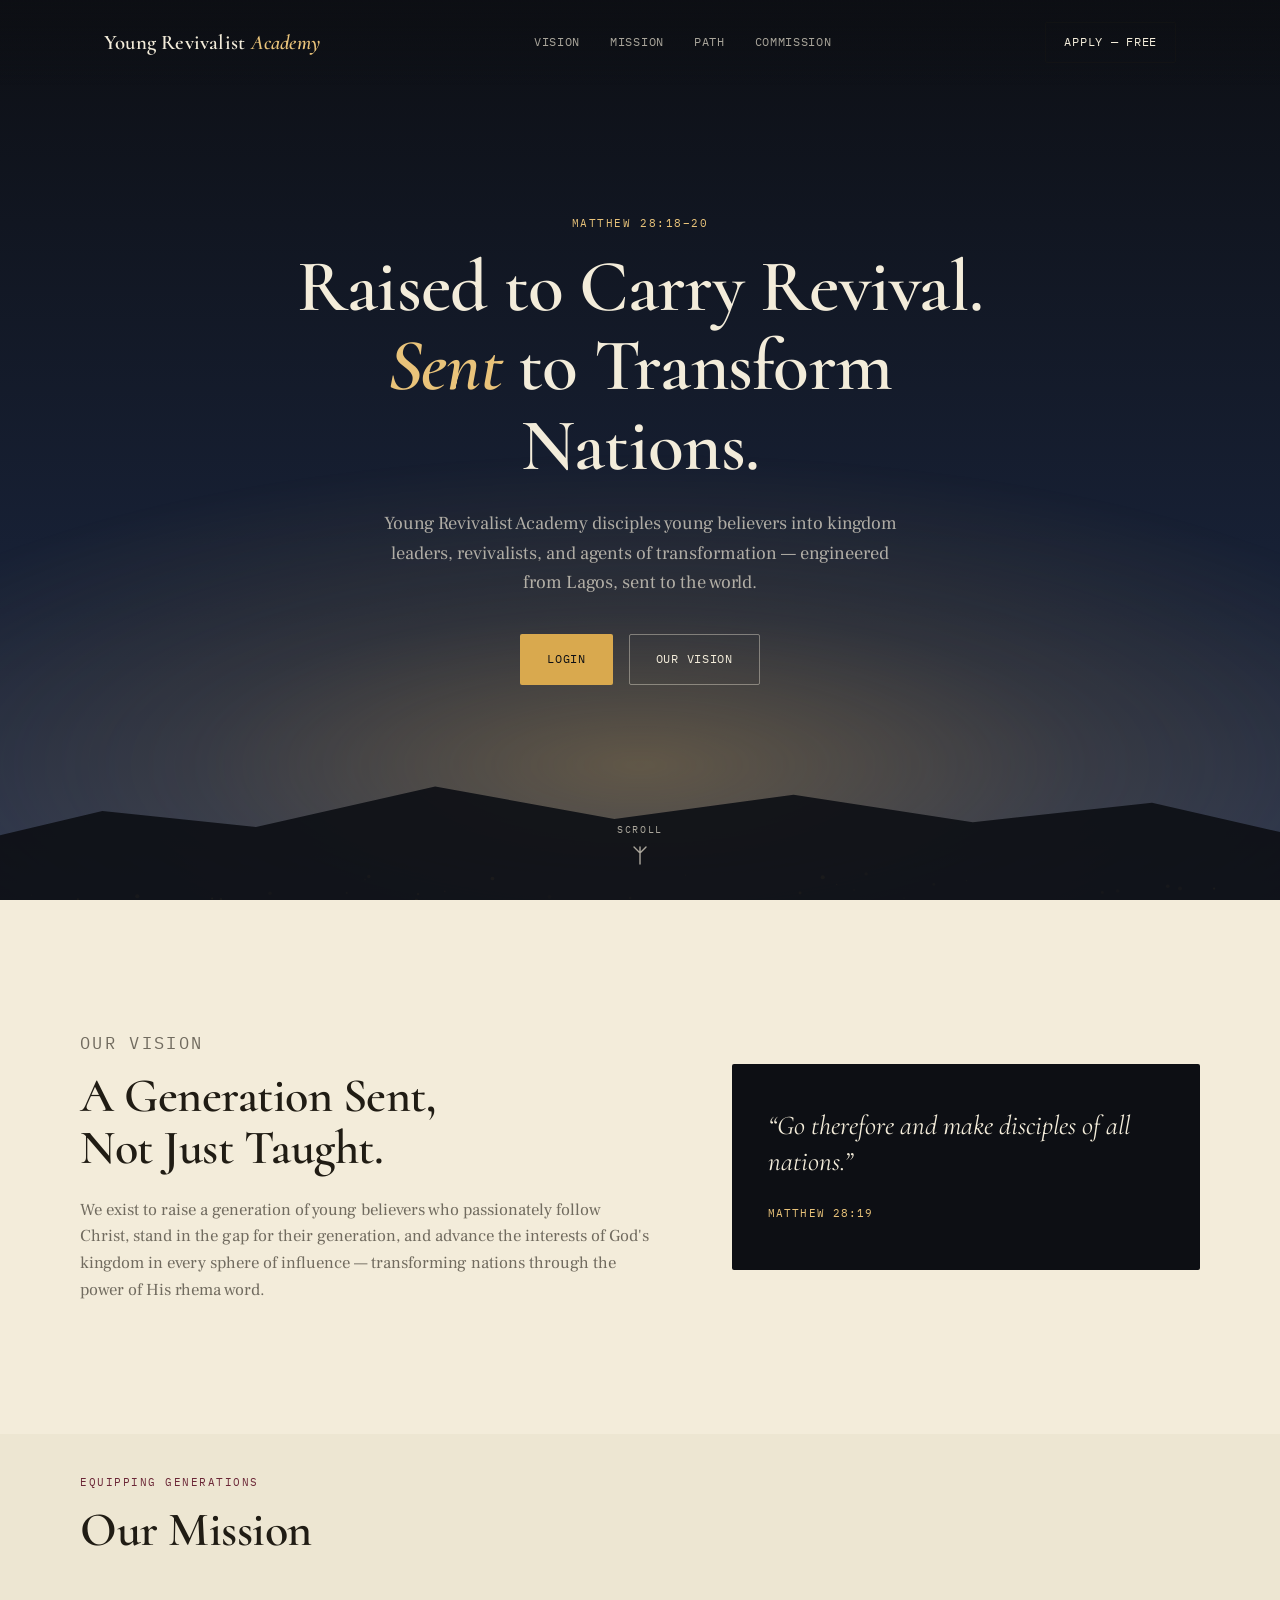
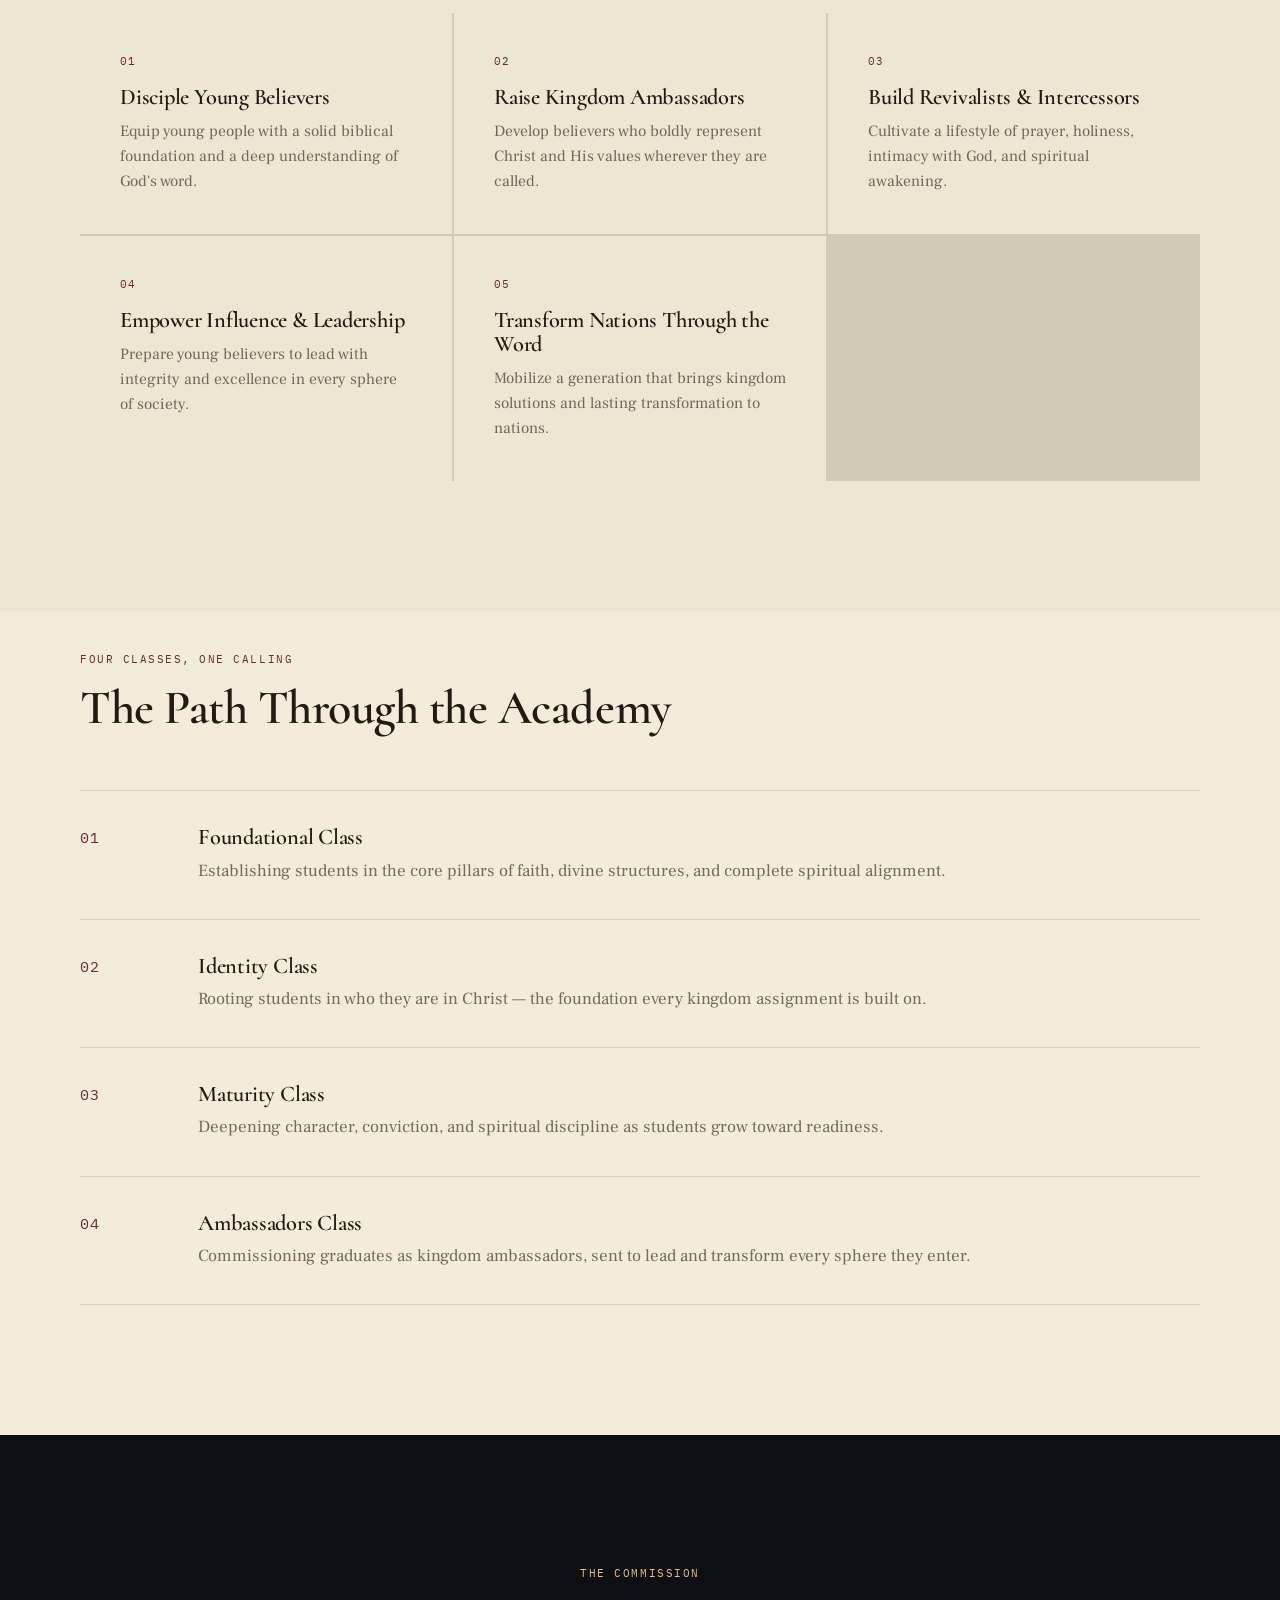
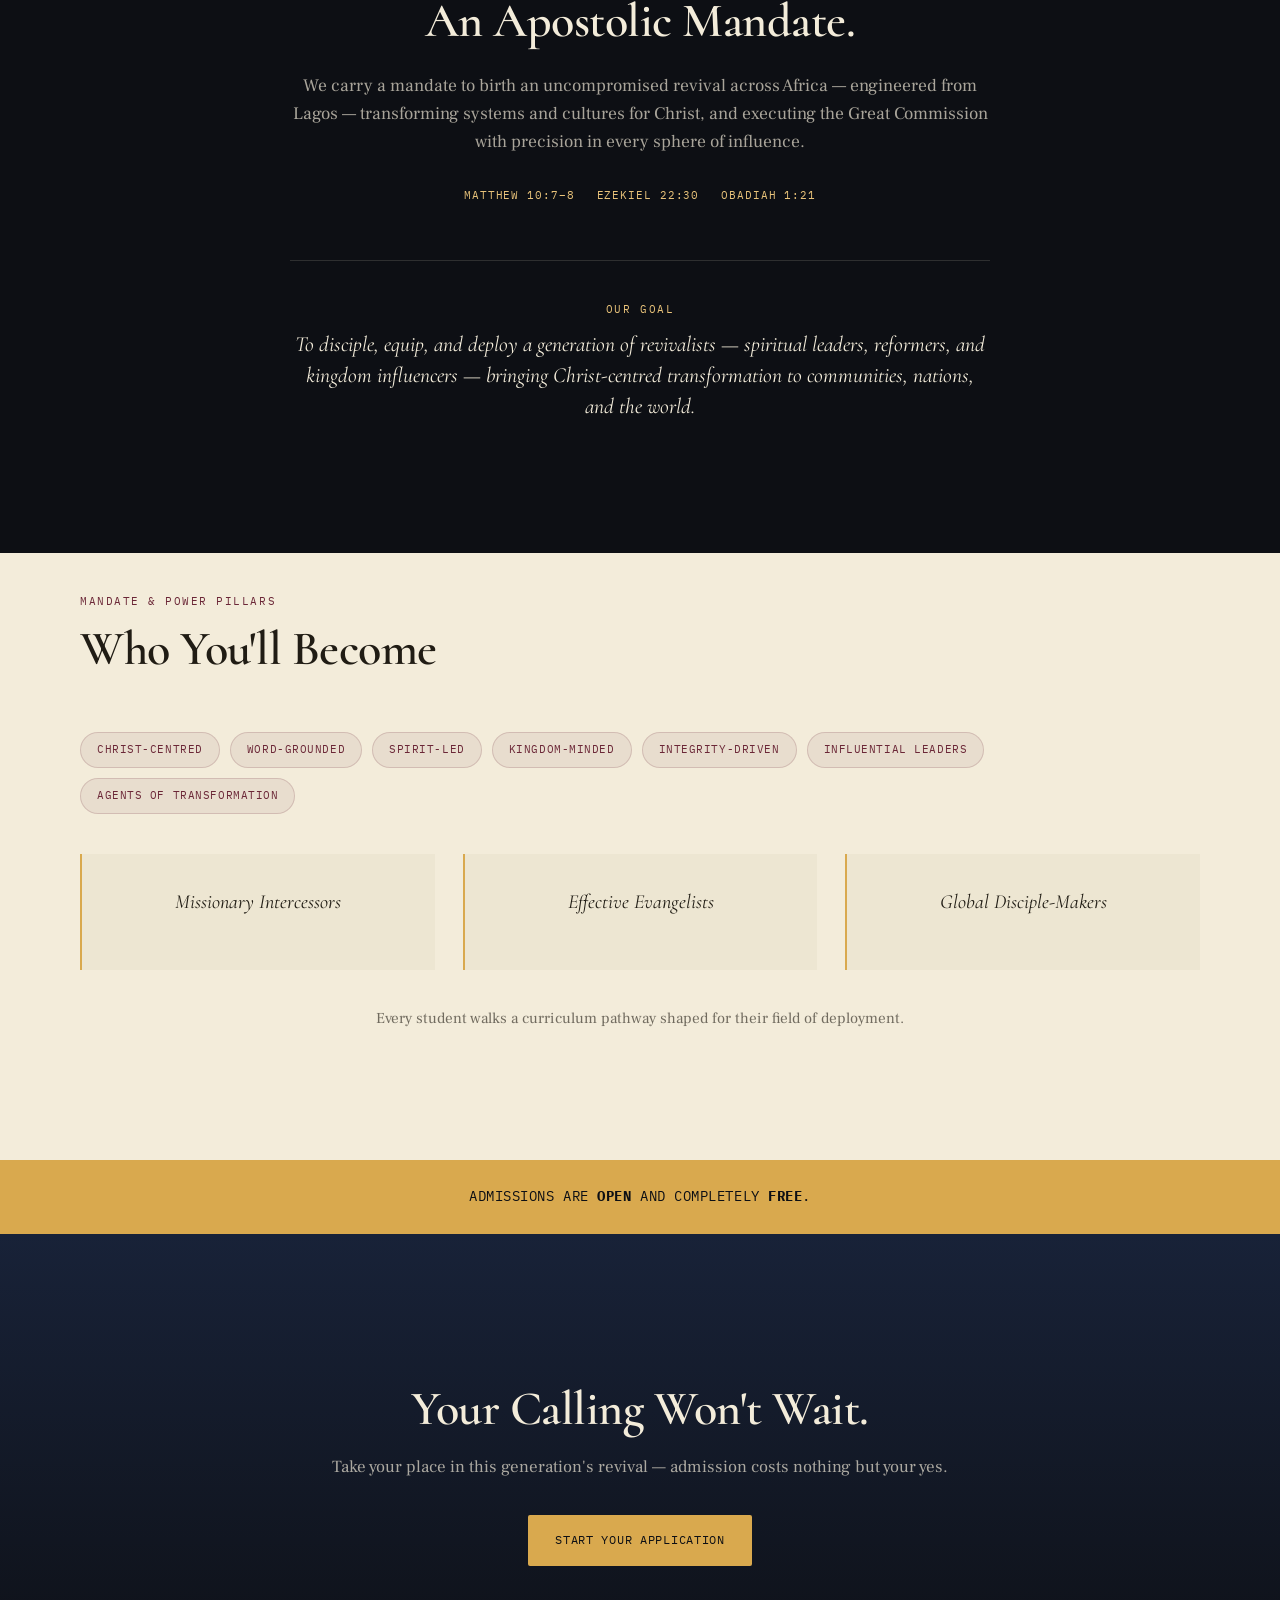
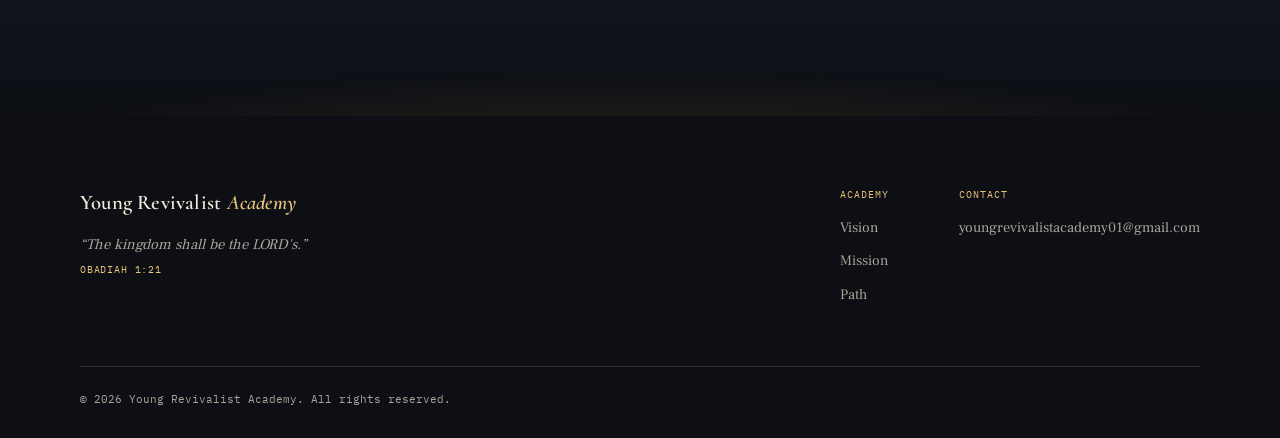
<file: index.html>
<!DOCTYPE html>
<html lang="en">
<head>
<meta charset="UTF-8">
<meta name="viewport" content="width=device-width, initial-scale=1.0">
<title>Young Revivalist Academy — Raised to Carry Revival</title>
<meta name="description" content="Young Revivalist Academy disciples young believers into kingdom leaders, revivalists, and agents of transformation. Admissions are open and free.">
<link rel="preconnect" href="https://fonts.googleapis.com">
<link rel="preconnect" href="https://fonts.gstatic.com" crossorigin>
<link href="https://fonts.googleapis.com/css2?family=Cormorant:ital,wght@0,500;0,600;1,500;1,600&family=Frank+Ruhl+Libre:wght@400;500;600&family=IBM+Plex+Mono:wght@500&display=swap" rel="stylesheet">
<link rel="stylesheet" href="Styles.css">
</head>
<body>

  <a class="skip-link" href="#main">Skip to content</a>

  <header class="site-header" id="siteHeader">
    <div class="header-inner">
      <a href="#" class="wordmark">Young Revivalist <span>Academy</span></a>
      <nav class="main-nav" aria-label="Primary">
        <a href="#vision">Vision</a>
        <a href="#mission">Mission</a>
        <a href="#path">Path</a>
        <a href="#commission">Commission</a>
      </nav>
      <a href="#admissions" class="btn btn-ghost nav-cta">Apply — Free</a>
      <button class="nav-toggle" id="navToggle" aria-label="Open menu" aria-expanded="false">
        <span></span><span></span><span></span>
      </button>
    </div>
    <nav class="mobile-nav" id="mobileNav" aria-label="Mobile">
      <a href="#vision">Vision</a>
      <a href="#mission">Mission</a>
      <a href="#path">Path</a>
      <a href="#commission">Commission</a>
    </nav>
  </header>

  <main id="main">

    <!-- HERO -->
    <section class="hero">
      <div class="hero-sky" aria-hidden="true">
        <canvas id="emberCanvas"></canvas>
        <div class="hero-glow"></div>
        <div class="hero-horizon"></div>
      </div>
      <div class="hero-content">
        <p class="eyebrow">Matthew 28:18&ndash;20</p>
        <h1 class="hero-title">
          <span class="reveal-line">Raised to Carry Revival.</span>
          <span class="reveal-line"><em>Sent</em> to Transform Nations.</span>
        </h1>
        <p class="hero-sub">Young Revivalist Academy disciples young believers into kingdom leaders, revivalists, and agents of transformation &mdash; engineered from Lagos, sent to the world.</p>
        <div class="hero-actions">
          <a href="Login.html" class="btn btn-primary">LOGIN</a>
          <a href="#vision" class="btn btn-outline">Our Vision</a>
        </div>
      </div>
      <a href="#vision" class="scroll-cue">
        <span>Scroll</span>
        <svg width="14" height="20" viewBox="0 0 14 20" fill="none" aria-hidden="true"><path d="M1 1l6 6 6-6M7 1v17" stroke="currentColor" stroke-width="1.4" stroke-linecap="round" stroke-linejoin="round"/></svg>
      </a>
    </section>

    <!-- VISION -->
    <section class="mission" id="vision">
      <div class="mission-inner reveal-on-scroll">
        <div class="mission-text">
          <p class="eyebrow eyebrow-dark">Our Vision</p>
          <h2>A Generation Sent,<br>Not Just Taught.</h2>
          <p>We exist to raise a generation of young believers who passionately follow Christ, stand in the gap for their generation, and advance the interests of God's kingdom in every sphere of influence &mdash; transforming nations through the power of His rhema word.</p>
        </div>
        <blockquote class="verse-card">
          <p>&ldquo;Go therefore and make disciples of all nations.&rdquo;</p>
          <cite>Matthew 28:19</cite>
        </blockquote>
      </div>
    </section>

    <!-- MISSION PILLARS -->
    <section class="programs" id="mission">
      <div class="section-head reveal-on-scroll">
        <p class="eyebrow eyebrow-dark">Equipping Generations</p>
        <h2>Our Mission</h2>
      </div>
      <div class="track-list track-list-5">
        <article class="track reveal-on-scroll">
          <span class="track-num">01</span>
          <h3>Disciple Young Believers</h3>
          <p>Equip young people with a solid biblical foundation and a deep understanding of God's word.</p>
        </article>
        <article class="track reveal-on-scroll">
          <span class="track-num">02</span>
          <h3>Raise Kingdom Ambassadors</h3>
          <p>Develop believers who boldly represent Christ and His values wherever they are called.</p>
        </article>
        <article class="track reveal-on-scroll">
          <span class="track-num">03</span>
          <h3>Build Revivalists &amp; Intercessors</h3>
          <p>Cultivate a lifestyle of prayer, holiness, intimacy with God, and spiritual awakening.</p>
        </article>
        <article class="track reveal-on-scroll">
          <span class="track-num">04</span>
          <h3>Empower Influence &amp; Leadership</h3>
          <p>Prepare young believers to lead with integrity and excellence in every sphere of society.</p>
        </article>
        <article class="track reveal-on-scroll">
          <span class="track-num">05</span>
          <h3>Transform Nations Through the Word</h3>
          <p>Mobilize a generation that brings kingdom solutions and lasting transformation to nations.</p>
        </article>
      </div>
    </section>

    <!-- PATH: the real 4 classes -->
    <section class="path" id="path">
      <div class="section-head reveal-on-scroll">
        <p class="eyebrow eyebrow-dark">Four Classes, One Calling</p>
        <h2>The Path Through the Academy</h2>
      </div>
      <ol class="path-list">
        <li class="path-step reveal-on-scroll">
          <span class="path-num">01</span>
          <div>
            <h3>Foundational Class</h3>
            <p>Establishing students in the core pillars of faith, divine structures, and complete spiritual alignment.</p>
          </div>
        </li>
        <li class="path-step reveal-on-scroll">
          <span class="path-num">02</span>
          <div>
            <h3>Identity Class</h3>
            <p>Rooting students in who they are in Christ &mdash; the foundation every kingdom assignment is built on.</p>
          </div>
        </li>
        <li class="path-step reveal-on-scroll">
          <span class="path-num">03</span>
          <div>
            <h3>Maturity Class</h3>
            <p>Deepening character, conviction, and spiritual discipline as students grow toward readiness.</p>
          </div>
        </li>
        <li class="path-step reveal-on-scroll">
          <span class="path-num">04</span>
          <div>
            <h3>Ambassadors Class</h3>
            <p>Commissioning graduates as kingdom ambassadors, sent to lead and transform every sphere they enter.</p>
          </div>
        </li>
      </ol>
    </section>

    <!-- COMMISSION + GOAL -->
    <section class="commission" id="commission">
      <div class="commission-inner reveal-on-scroll">
        <p class="eyebrow">The Commission</p>
        <h2>An Apostolic Mandate.</h2>
        <p class="commission-body">We carry a mandate to birth an uncompromised revival across Africa &mdash; engineered from Lagos &mdash; transforming systems and cultures for Christ, and executing the Great Commission with precision in every sphere of influence.</p>
        <div class="scripture-row">
          <span>Matthew 10:7&ndash;8</span>
          <span>Ezekiel 22:30</span>
          <span>Obadiah 1:21</span>
        </div>
        <div class="goal-block">
          <p class="eyebrow eyebrow-tight">Our Goal</p>
          <p>To disciple, equip, and deploy a generation of revivalists &mdash; spiritual leaders, reformers, and kingdom influencers &mdash; bringing Christ-centred transformation to communities, nations, and the world.</p>
        </div>
      </div>
    </section>

    <!-- WHO YOU'LL BECOME -->
    <section class="stories" id="become">
      <div class="section-head reveal-on-scroll">
        <p class="eyebrow eyebrow-dark">Mandate &amp; Power Pillars</p>
        <h2>Who You'll Become</h2>
      </div>
      <div class="traits-row reveal-on-scroll">
        <span class="trait-chip">Christ-Centred</span>
        <span class="trait-chip">Word-Grounded</span>
        <span class="trait-chip">Spirit-Led</span>
        <span class="trait-chip">Kingdom-Minded</span>
        <span class="trait-chip">Integrity-Driven</span>
        <span class="trait-chip">Influential Leaders</span>
        <span class="trait-chip">Agents of Transformation</span>
      </div>
      <div class="story-list">
        <div class="story-card reveal-on-scroll">
          <p class="role-title">Missionary Intercessors</p>
        </div>
        <div class="story-card reveal-on-scroll">
          <p class="role-title">Effective Evangelists</p>
        </div>
        <div class="story-card reveal-on-scroll">
          <p class="role-title">Global Disciple-Makers</p>
        </div>
      </div>
      <p class="training-note reveal-on-scroll">Every student walks a curriculum pathway shaped for their field of deployment.</p>
    </section>

    <!-- ADMISSIONS BAND -->
    <section class="admissions-band reveal-on-scroll">
      <p>Admissions are <strong>open</strong> and completely <strong>free</strong>.</p>
    </section>

    <!-- FINAL CTA -->
    <section class="cta-final" id="admissions">
      <div class="hero-sky cta-sky" aria-hidden="true">
        <div class="hero-glow"></div>
      </div>
      <div class="cta-content reveal-on-scroll">
        <h2>Your Calling Won't Wait.</h2>
        <p>Take your place in this generation's revival &mdash; admission costs nothing but your yes.</p>
        <a href="mailto:admissions@youngrevivalist.edu" class="btn btn-primary">Start Your Application</a>
      </div>
    </section>

  </main>

  <footer class="site-footer">
    <div class="footer-inner">
      <div class="footer-brand">
        <p class="wordmark">Young Revivalist <span>Academy</span></p>
        <p class="footer-verse">&ldquo;The kingdom shall be the LORD's.&rdquo; <cite>Obadiah 1:21</cite></p>
      </div>
      <div class="footer-links">
        <div>
          <p class="footer-heading">Academy</p>
          <a href="#vision">Vision</a>
          <a href="#mission">Mission</a>
          <a href="#path">Path</a>
        </div>
        <div>
          <p class="footer-heading">Contact</p>
          <a href="mailto:youngrevivalistacademy01@gmail.com">youngrevivalistacademy01@gmail.com</a>
        </div>
      </div>
    </div>
    <div class="footer-bottom">
      <p>&copy; 2026 Young Revivalist Academy. All rights reserved.</p>
    </div>
  </footer>

  <script src="script.js"></script>
</body>
</html>
</file>
<file: Styles.css>
/* ---------- tokens ---------- */
:root {
  --ink: #0d0f14;
  --indigo: #182238;
  --parchment: #f3ecda;
  --paper: #ede6d2;
  --stone-ink: #201c14;
  --gold: #d9a94e;
  --gold-bright: #e9c37a;
  --wine: #6b2737;

  --text-on-dark: #f3ecda;
  --text-on-dark-muted: rgba(243, 236, 218, 0.68);
  --text-on-light: #201c14;
  --text-on-light-muted: rgba(32, 28, 20, 0.62);

  --font-display: 'Cormorant', serif;
  --font-body: 'Frank Ruhl Libre', serif;
  --font-mono: 'IBM Plex Mono', monospace;

  --container: 1120px;
}

* { box-sizing: border-box; }

html { scroll-behavior: smooth; }

body {
  margin: 0;
  background: var(--parchment);
  color: var(--text-on-light);
  font-family: var(--font-body);
  font-size: 17px;
  line-height: 1.6;
  -webkit-font-smoothing: antialiased;
}

h1, h2, h3 {
  font-family: var(--font-display);
  font-weight: 600;
  line-height: 1.08;
  margin: 0;
  letter-spacing: -0.01em;
}

h2 { font-size: clamp(2rem, 4vw, 3rem); }
h3 { font-size: 1.4rem; font-weight: 600; }

p { margin: 0 0 1em; }
p:last-child { margin-bottom: 0; }

a { color: inherit; }

.skip-link {
  position: absolute;
  left: -999px;
  top: 0;
  background: var(--gold);
  color: var(--ink);
  padding: 10px 16px;
  z-index: 100;
}
.skip-link:focus { left: 12px; top: 12px; }

:focus-visible {
  outline: 2px solid var(--gold);
  outline-offset: 3px;
}

.eyebrow {
  font-family: var(--font-mono);
  font-size: 0.68rem;
  letter-spacing: 0.14em;
  text-transform: uppercase;
  color: var(--gold-bright);
  margin: 0 0 14px;
}
.eyebrow-dark { color: var(--wine); }

/* ---------- buttons ---------- */

.btn {
  display: inline-flex;
  align-items: center;
  justify-content: center;
  font-family: var(--font-mono);
  font-size: 0.74rem;
  letter-spacing: 0.06em;
  text-transform: uppercase;
  text-decoration: none;
  padding: 15px 26px;
  border-radius: 2px;
  border: 1px solid transparent;
  transition: transform 0.2s ease, background 0.2s ease, border-color 0.2s ease;
}
.btn-primary {
  background: var(--gold);
  color: var(--ink);
}
.btn-primary:hover { background: var(--gold-bright); transform: translateY(-1px); }

.btn-outline {
  border-color: rgba(243, 236, 218, 0.4);
  color: var(--text-on-dark);
}
.btn-outline:hover { border-color: var(--gold-bright); color: var(--gold-bright); }

.btn-ghost {
  border-color: rgba(32, 28, 20, 0.25);
  color: var(--text-on-light);
  padding: 10px 18px;
}
.btn-ghost:hover { border-color: var(--wine); color: var(--wine); }

/* ---------- header ---------- */

.site-header {
  position: fixed;
  top: 0;
  left: 0;
  right: 0;
  z-index: 50;
  background: linear-gradient(to bottom, rgba(13,15,20,0.75), transparent);
}

.header-inner {
  max-width: var(--container);
  margin: 0 auto;
  display: flex;
  align-items: center;
  justify-content: space-between;
  padding: 22px 24px;
}

.wordmark {
  font-family: var(--font-display);
  font-size: 1.3rem;
  font-weight: 600;
  color: var(--text-on-dark);
  text-decoration: none;
  letter-spacing: 0.01em;
}
.wordmark span { color: var(--gold-bright); font-style: italic; }

.main-nav {
  display: flex;
  gap: 30px;
}
.main-nav a {
  font-family: var(--font-mono);
  font-size: 0.72rem;
  letter-spacing: 0.06em;
  text-transform: uppercase;
  color: var(--text-on-dark-muted);
  text-decoration: none;
}
.main-nav a:hover { color: var(--gold-bright); }

.nav-cta { color: var(--text-on-dark); }

.nav-toggle {
  display: none;
  flex-direction: column;
  gap: 5px;
  background: none;
  border: none;
  cursor: pointer;
  padding: 6px;
}
.nav-toggle span {
  width: 22px;
  height: 1.5px;
  background: var(--text-on-dark);
}

.mobile-nav {
  display: none;
  flex-direction: column;
  padding: 0 24px 20px;
  gap: 16px;
  background: var(--ink);
}
.mobile-nav a {
  font-family: var(--font-mono);
  font-size: 0.85rem;
  text-transform: uppercase;
  letter-spacing: 0.06em;
  color: var(--text-on-dark);
  text-decoration: none;
}
.site-header.is-open .mobile-nav { display: flex; }

@media (max-width: 860px) {
  .main-nav, .nav-cta { display: none; }
  .nav-toggle { display: flex; }
}

/* ---------- hero: night sky ---------- */

.hero {
  position: relative;
  min-height: 100vh;
  display: flex;
  flex-direction: column;
  align-items: center;
  justify-content: center;
  overflow: hidden;
  background: linear-gradient(to bottom, var(--ink) 0%, var(--indigo) 68%, #2a3550 100%);
}

.hero-sky {
  position: absolute;
  inset: 0;
}

#emberCanvas {
  position: absolute;
  inset: 0;
  width: 100%;
  height: 100%;
}

.hero-glow {
  position: absolute;
  left: 50%;
  bottom: -20%;
  width: 140%;
  height: 70%;
  transform: translateX(-50%);
  background: radial-gradient(ellipse at center, rgba(217,169,78,0.35) 0%, rgba(217,169,78,0.12) 35%, transparent 70%);
  filter: blur(4px);
}

.hero-horizon {
  position: absolute;
  bottom: 0;
  left: 0;
  right: 0;
  height: 18vh;
  background: var(--ink);
  clip-path: polygon(0% 60%, 8% 45%, 20% 55%, 34% 30%, 48% 50%, 62% 35%, 76% 52%, 90% 40%, 100% 58%, 100% 100%, 0% 100%);
  opacity: 0.9;
}

.hero-content {
  position: relative;
  z-index: 2;
  text-align: center;
  max-width: 760px;
  padding: 0 24px;
}

.hero-content .eyebrow { display: flex; justify-content: center; }

.hero-title {
  color: var(--text-on-dark);
  font-size: clamp(2.6rem, 7vw, 4.6rem);
  margin-bottom: 24px;
}
.reveal-line {
  display: block;
  opacity: 0;
  transform: translateY(16px);
  animation: revealLine 1s cubic-bezier(0.22, 1, 0.36, 1) forwards;
}
.reveal-line:nth-child(2) { animation-delay: 0.22s; }
.hero-title em { color: var(--gold-bright); font-style: italic; }

@keyframes revealLine {
  to { opacity: 1; transform: translateY(0); }
}

.hero-sub {
  color: var(--text-on-dark-muted);
  font-size: 1.15rem;
  max-width: 540px;
  margin: 0 auto 36px;
}

.hero-actions {
  display: flex;
  gap: 16px;
  justify-content: center;
  flex-wrap: wrap;
}

.scroll-cue {
  position: absolute;
  bottom: 34px;
  left: 50%;
  transform: translateX(-50%);
  z-index: 2;
  display: flex;
  flex-direction: column;
  align-items: center;
  gap: 8px;
  color: var(--text-on-dark-muted);
  text-decoration: none;
  font-family: var(--font-mono);
  font-size: 0.65rem;
  letter-spacing: 0.16em;
  text-transform: uppercase;
}
.scroll-cue svg { animation: bob 2.2s ease-in-out infinite; }
@keyframes bob {
  0%, 100% { transform: translateY(0); }
  50% { transform: translateY(5px); }
}

/* ---------- mission ---------- */

.mission { padding: 130px 24px; }
.mission-inner {
  max-width: var(--container);
  margin: 0 auto;
  display: grid;
  grid-template-columns: 1.1fr 0.9fr;
  gap: 80px;
  align-items: center;
}
.mission-text h2 { margin-bottom: 22px; }
.mission-text p { color: var(--text-on-light-muted); font-size: 1.05rem; }

.verse-card {
  margin: 0;
  padding: 44px 36px;
  background: var(--ink);
  color: var(--text-on-dark);
  border-radius: 2px;
  position: relative;
}
.verse-card p {
  font-family: var(--font-display);
  font-style: italic;
  font-size: 1.7rem;
  line-height: 1.35;
  margin-bottom: 18px;
}
.verse-card cite {
  font-family: var(--font-mono);
  font-size: 0.7rem;
  letter-spacing: 0.1em;
  text-transform: uppercase;
  color: var(--gold-bright);
  font-style: normal;
}

/* ---------- path ---------- */

.path { padding: 40px 24px 130px; }
.section-head {
  max-width: var(--container);
  margin: 0 auto 56px;
}

.path-list {
  max-width: var(--container);
  margin: 0 auto;
  list-style: none;
  padding: 0;
  display: flex;
  flex-direction: column;
}
.path-step {
  display: grid;
  grid-template-columns: 90px 1fr;
  gap: 28px;
  padding: 34px 0;
  border-top: 1px solid rgba(32,28,20,0.14);
}
.path-step:last-child { border-bottom: 1px solid rgba(32,28,20,0.14); }
.path-num {
  font-family: var(--font-mono);
  font-size: 0.95rem;
  color: var(--wine);
  letter-spacing: 0.05em;
}
.path-step h3 { margin-bottom: 8px; }
.path-step p { color: var(--text-on-light-muted); }

/* ---------- programs ---------- */

.programs { padding: 40px 24px 130px; background: var(--paper); }
.track-list {
  max-width: var(--container);
  margin: 0 auto;
  display: grid;
  grid-template-columns: repeat(2, 1fr);
  gap: 2px;
  background: rgba(32,28,20,0.14);
}
.track {
  background: var(--paper);
  padding: 40px;
}
.track-num {
  font-family: var(--font-mono);
  font-size: 0.68rem;
  letter-spacing: 0.1em;
  text-transform: uppercase;
  color: var(--wine);
  display: block;
  margin-bottom: 14px;
}
.track h3 { margin-bottom: 10px; }
.track p { color: var(--text-on-light-muted); font-size: 0.98rem; }

/* ---------- stories ---------- */

.stories { padding: 40px 24px 130px; }
.story-list {
  max-width: var(--container);
  margin: 0 auto;
  display: grid;
  grid-template-columns: repeat(3, 1fr);
  gap: 28px;
}
.story-card {
  margin: 0;
  padding: 34px 28px;
  background: var(--paper);
  border-left: 2px solid var(--gold);
}
.story-card p {
  font-family: var(--font-display);
  font-style: italic;
  font-size: 1.25rem;
  line-height: 1.4;
  margin-bottom: 20px;
}
.story-card cite {
  font-family: var(--font-mono);
  font-size: 0.68rem;
  letter-spacing: 0.05em;
  font-style: normal;
  display: block;
}
.story-card cite span { color: var(--text-on-light-muted); text-transform: none; letter-spacing: 0; }

/* ---------- commission ---------- */

.commission {
  padding: 130px 24px;
  background: var(--ink);
  color: var(--text-on-dark);
  text-align: center;
}
.commission-inner {
  max-width: 700px;
  margin: 0 auto;
}
.commission h2 { color: var(--text-on-dark); margin-bottom: 24px; }
.commission-body {
  color: var(--text-on-dark-muted);
  font-size: 1.1rem;
  margin-bottom: 30px;
}
.scripture-row {
  display: flex;
  justify-content: center;
  flex-wrap: wrap;
  gap: 10px 22px;
  font-family: var(--font-mono);
  font-size: 0.7rem;
  letter-spacing: 0.08em;
  text-transform: uppercase;
  color: var(--gold-bright);
  margin-bottom: 56px;
}
.goal-block {
  border-top: 1px solid rgba(243,236,218,0.14);
  padding-top: 40px;
}
.eyebrow-tight { margin-bottom: 10px; }
.goal-block p:last-child {
  font-family: var(--font-display);
  font-style: italic;
  font-size: 1.35rem;
  color: var(--text-on-dark);
  line-height: 1.45;
}

/* ---------- who you'll become ---------- */

.traits-row {
  max-width: var(--container);
  margin: 0 auto 40px;
  display: flex;
  flex-wrap: wrap;
  gap: 10px;
}
.trait-chip {
  font-family: var(--font-mono);
  font-size: 0.7rem;
  letter-spacing: 0.05em;
  text-transform: uppercase;
  color: var(--wine);
  background: rgba(107, 39, 55, 0.07);
  border: 1px solid rgba(107, 39, 55, 0.18);
  padding: 8px 16px;
  border-radius: 20px;
}
.role-title {
  font-family: var(--font-display);
  font-style: italic;
  font-size: 1.3rem;
  text-align: center;
  margin: 0;
}
.training-note {
  max-width: var(--container);
  margin: 36px auto 0;
  text-align: center;
  color: var(--text-on-light-muted);
  font-size: 0.95rem;
}

/* ---------- admissions band ---------- */

.admissions-band {
  background: var(--gold);
  color: var(--ink);
  text-align: center;
  padding: 26px 24px;
  font-family: var(--font-mono);
  font-size: 0.85rem;
  letter-spacing: 0.04em;
  text-transform: uppercase;
}

/* ---------- final cta ---------- */

.cta-final {
  position: relative;
  overflow: hidden;
  padding: 150px 24px;
  text-align: center;
  background: linear-gradient(to bottom, var(--indigo), var(--ink));
}
.cta-sky .hero-glow { bottom: -60%; }
.cta-content {
  position: relative;
  z-index: 2;
  max-width: 620px;
  margin: 0 auto;
  color: var(--text-on-dark);
}
.cta-content h2 { margin-bottom: 18px; }
.cta-content p { color: var(--text-on-dark-muted); margin-bottom: 34px; }

/* ---------- footer ---------- */

.site-footer {
  background: var(--ink);
  color: var(--text-on-dark);
  padding: 70px 24px 30px;
}
.footer-inner {
  max-width: var(--container);
  margin: 0 auto;
  display: flex;
  justify-content: space-between;
  gap: 40px;
  flex-wrap: wrap;
  padding-bottom: 50px;
  border-bottom: 1px solid rgba(243,236,218,0.14);
}
.footer-brand .wordmark { display: block; margin-bottom: 14px; }
.footer-verse { font-style: italic; color: var(--text-on-dark-muted); max-width: 320px; font-size: 0.92rem; }
.footer-verse cite { display: block; margin-top: 4px; font-style: normal; font-family: var(--font-mono); font-size: 0.65rem; letter-spacing: 0.08em; text-transform: uppercase; color: var(--gold-bright); }

.footer-links { display: flex; gap: 70px; }
.footer-heading {
  font-family: var(--font-mono);
  font-size: 0.65rem;
  letter-spacing: 0.1em;
  text-transform: uppercase;
  color: var(--gold-bright);
  margin-bottom: 14px;
}
.footer-links a {
  display: block;
  text-decoration: none;
  color: var(--text-on-dark-muted);
  font-size: 0.9rem;
  margin-bottom: 10px;
}
.footer-links a:hover { color: var(--text-on-dark); }

.footer-bottom {
  max-width: var(--container);
  margin: 0 auto;
  padding-top: 24px;
  font-family: var(--font-mono);
  font-size: 0.68rem;
  color: var(--text-on-dark-muted);
}

/* ---------- scroll reveal ---------- */

.reveal-on-scroll {
  opacity: 0;
  transform: translateY(24px);
  transition: opacity 0.8s ease, transform 0.8s ease;
}
.reveal-on-scroll.is-visible {
  opacity: 1;
  transform: translateY(0);
}

@media (prefers-reduced-motion: reduce) {
  html { scroll-behavior: auto; }
  .reveal-line, .reveal-on-scroll, .scroll-cue svg { animation: none !important; transition: none !important; opacity: 1 !important; transform: none !important; }
}

/* ---------- responsive ---------- */

@media (min-width: 861px) {
  .track-list-5 { grid-template-columns: repeat(3, 1fr); }
}

@media (max-width: 860px) {
  .mission-inner { grid-template-columns: 1fr; gap: 44px; }
  .track-list { grid-template-columns: 1fr; }
  .story-list { grid-template-columns: 1fr; }
  .path-step { grid-template-columns: 56px 1fr; }
  .scripture-row { flex-direction: column; gap: 10px; }
}
</file>
